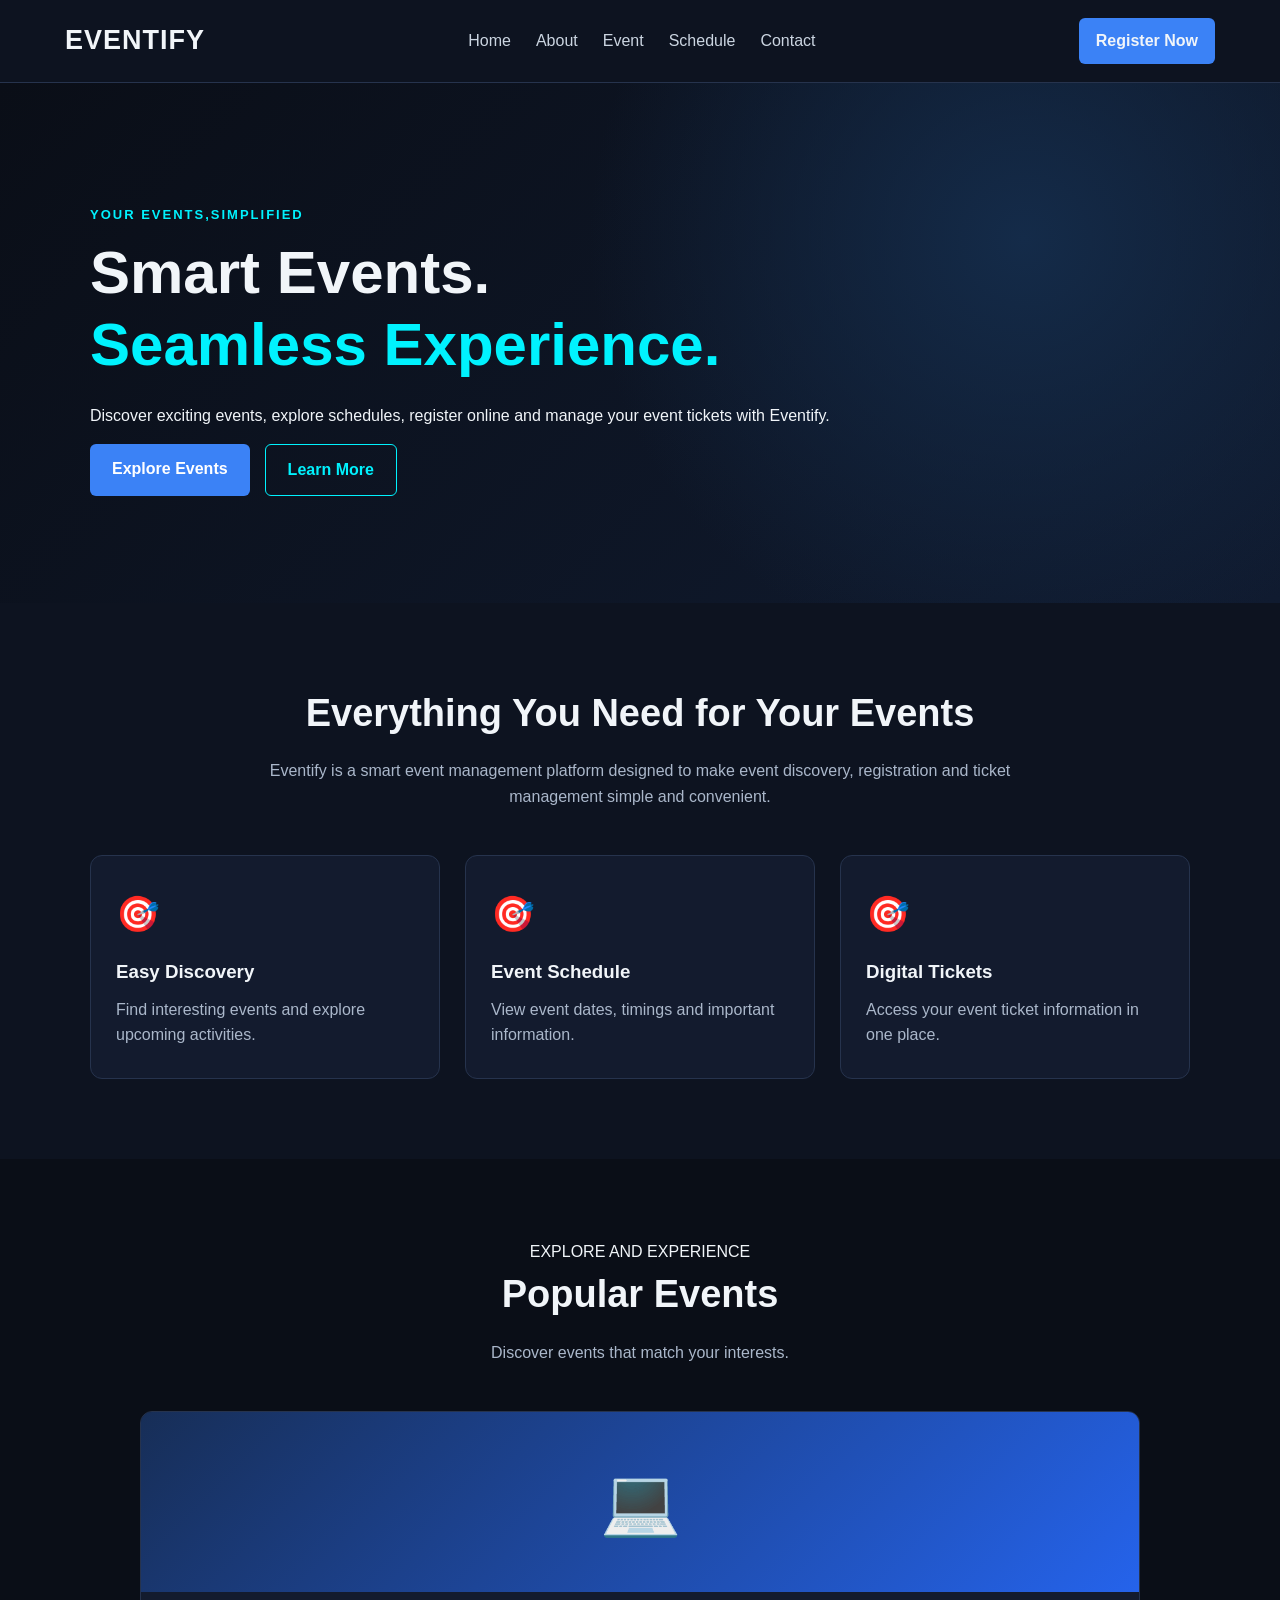
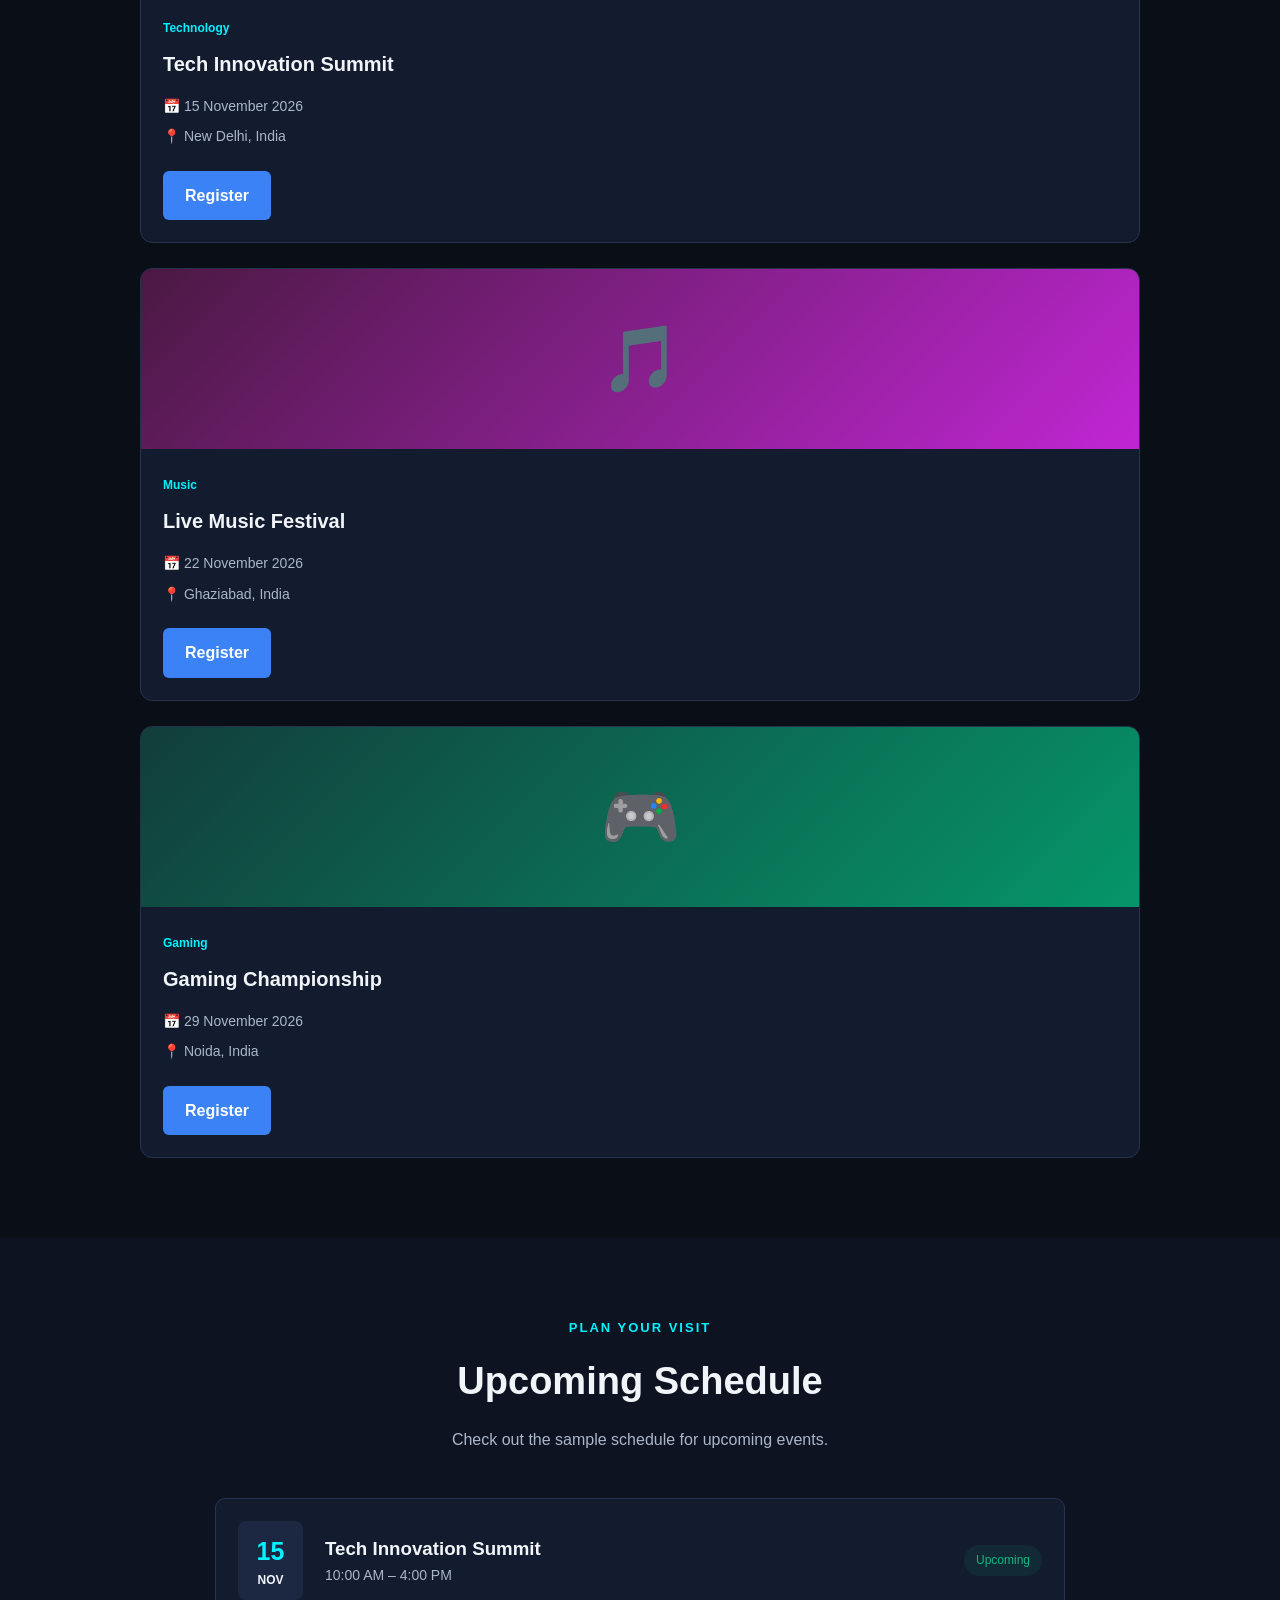
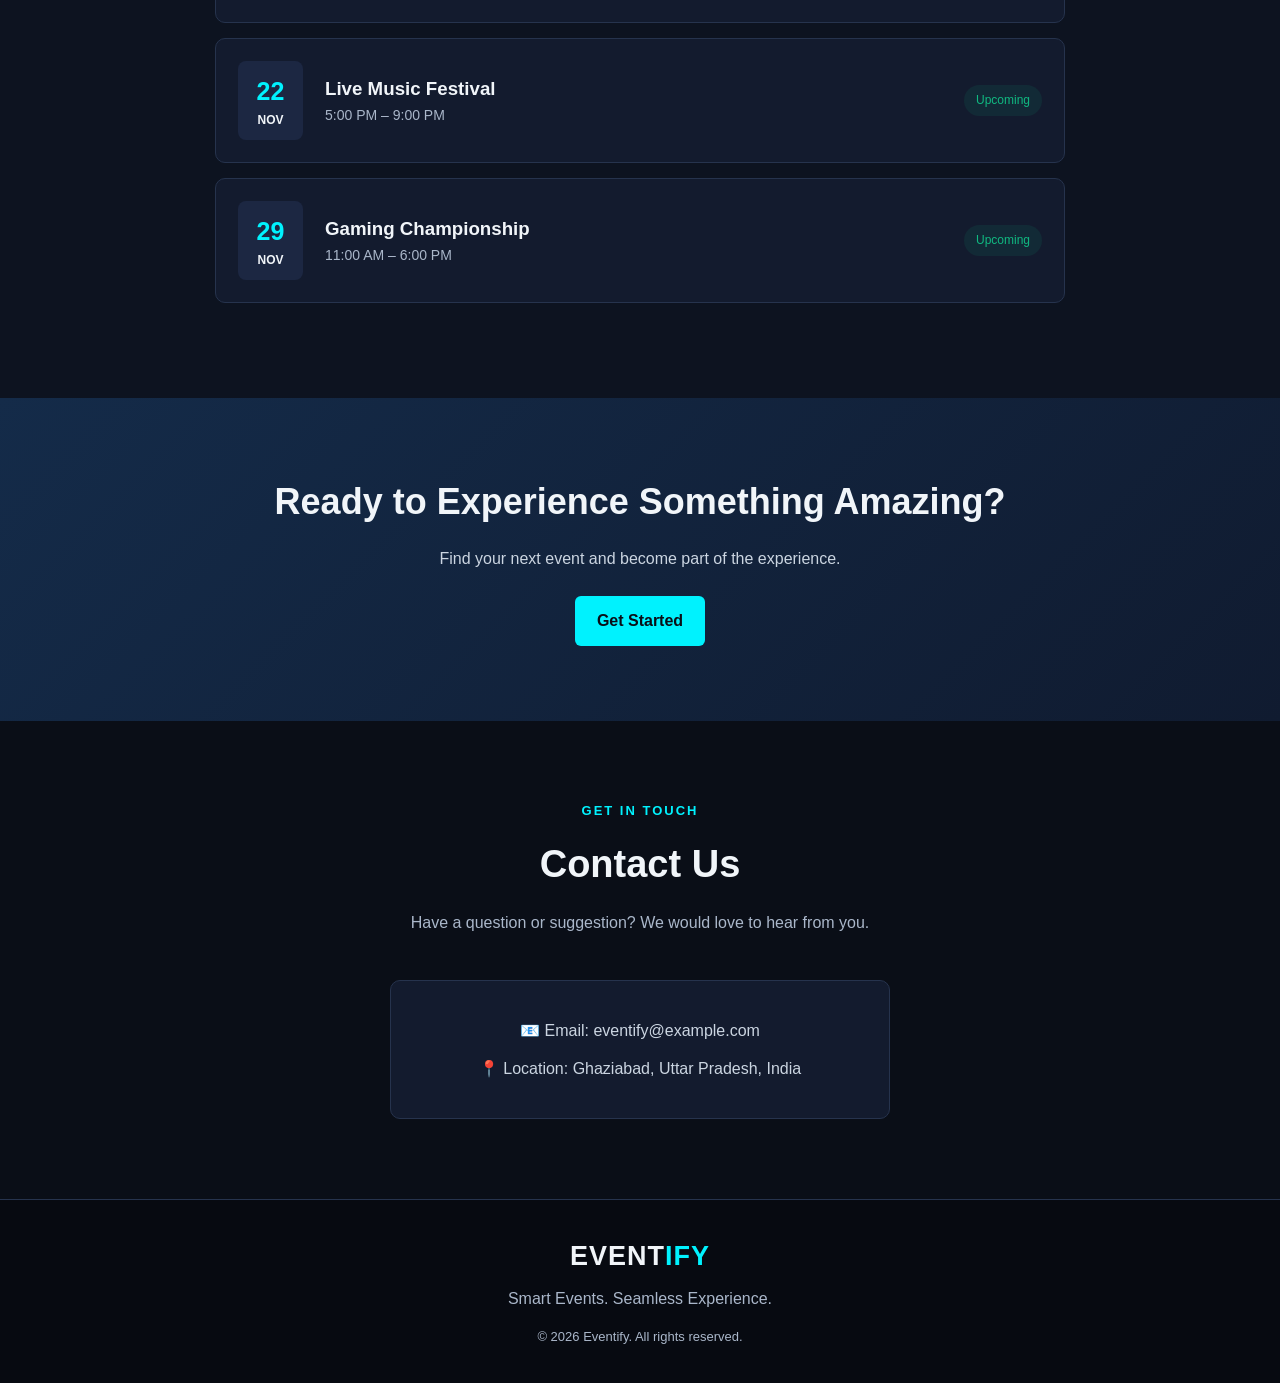
<file: index.html>
<!DOCTYPE html>
<html lang="en">
<head>
    <meta charset="UTF-8">
    <meta name="viewport" content="width=device-width, initial-scale=1.0">
    <title>Eventify | Smart Event Management</title>
    <link rel="stylesheet" href="style.css">
</head>
<body>
    <!-- Navbar -->
     <header>
        <nav class="navbar">
            <h2 class="logo">EVENTIFY</h2>
            <ul class="nav-links">
                <li><a href="#homep">Home</a></li>
                <li><a href="#about">About</a></li>
                <li><a href="#event">Event</a></li>
                <li><a href="#schedule">Schedule</a></li>
                <li><a href="#contact">Contact</a></li>
            </ul>

            <a href="MyprofileSignUP.html" class="register-btn">Register Now</a>
        </nav>
     </header>

     <!-- Home section -->
      <section class="home" id="homep">
        <div class="home-cont">
            <p class="tag">YOUR EVENTS,SIMPLIFIED</p>

            <h1>Smart Events. <br>
                <span>Seamless Experience.</span>
            </h1>

            <p>Discover exciting events, explore schedules, register online and manage your event tickets with Eventify.</p>

            <div class="home-btn">
            <a href="#event" class="btn primary-btn">Explore Events</a>
            <a href="#about" class="btn sec-btn">Learn More</a>
            </div>

        </div>
      </section>


      <!-- About Section -->
      <section class=" about section" id="about">
        <div class="section-heading">
            <h2>Everything You Need for Your Events</h2>

            <p>Eventify is a smart event management platform designed to make event discovery, registration and ticket management simple and convenient.
            </p>
        </div>

        <div class="ftr">
            <div class="ftr-card">
                <div class="ftr-icon">🎯</div>
                <h3>Easy Discovery</h3>
                <p>Find interesting events and explore upcoming activities.</p>
            </div>

            <div class="ftr-card">
                <div class="ftr-icon">🎯</div>
                <h3>Event Schedule</h3>
                <p>View event dates, timings and important information.</p>
            </div>

            <div class="ftr-card">
                <div class="ftr-icon">🎯</div>
                <h3>Digital Tickets</h3>
                <p>Access your event ticket information in one place.</p>
            </div>

        </div>
      </section>

      <!-- Event Sections -->
      <section class="events section " id="event">
        <div class="section-heading">
            <p >EXPLORE AND EXPERIENCE</p>
            <h2>Popular Events</h2>
            <p>Discover events that match your interests.</p>
        </div>

        <div class="event-container">

            <div class="event-card">
                <div class="event-image tech-image">💻</div>
                <div class="event-info">
                    <span class="event-category">Technology</span>
                    <h3>Tech Innovation Summit</h3>
                    <p>📅 15 November 2026</p>
                    <p>📍 New Delhi, India</p>
                    <a href="register.html" class="btn primary-btn">Register</a>
                </div>
            </div>

            <div class="event-card">
                <div class="event-image music-image">🎵</div>
                <div class="event-info">
                    <span class="event-category">Music</span>
                    <h3>Live Music Festival</h3>
                    <p>📅 22 November 2026</p>
                    <p>📍 Ghaziabad, India</p>
                    <a href="register.html" class="btn primary-btn">Register</a>
                </div>
            </div>

            <div class="event-card">
                <div class="event-image gaming-image">🎮</div>
                <div class="event-info">
                    <span class="event-category">Gaming</span>
                    <h3>Gaming Championship</h3>
                    <p>📅 29 November 2026</p>
                    <p>📍 Noida, India</p>
                    <a href="register.html" class="btn primary-btn">Register</a>
                </div>
            </div>

        </div>
    </section>


    <!-- Schedules -->
    <section class="schedule section" id="schedule">
        <div class="section-heading">
            <p class="tag">PLAN YOUR VISIT</p>
            <h2>Upcoming Schedule</h2>
            <p>Check out the sample schedule for upcoming events.</p>
        </div>

        <div class="schedule-container">
            <div class="schedule-item">
                <div class="schedule-date">
                    <h3>15</h3>
                    <p>NOV</p>
                </div>
                <div class="schedule-details">
                    <h3>Tech Innovation Summit</h3>
                    <p>10:00 AM – 4:00 PM</p>
                </div>
                <span class="status">Upcoming</span>
            </div>

            <div class="schedule-item">
                <div class="schedule-date">
                    <h3>22</h3>
                    <p>NOV</p>
                </div>
                <div class="schedule-details">
                    <h3>Live Music Festival</h3>
                    <p>5:00 PM – 9:00 PM</p>
                </div>
                <span class="status">Upcoming</span>
            </div>

            <div class="schedule-item">
                <div class="schedule-date">
                    <h3>29</h3>
                    <p>NOV</p>
                </div>
                <div class="schedule-details">
                    <h3>Gaming Championship</h3>
                    <p>11:00 AM – 6:00 PM</p>
                </div>
                <span class="status">Upcoming</span>
            </div>
        </div>
    </section>


    <!-- 6. CALL TO ACTION SECTION -->
    <section class="cta ">
        <h2>Ready to Experience Something Amazing?</h2>
        <p>Find your next event and become part of the experience.</p>
        <a href="register.html" class="btn cta-btn">Get Started</a>
    </section>


    <!-- 7. CONTACT SECTION -->
    <section class="contact section" id="contact" >
        <div class="section-heading">
            <p class="tag">GET IN TOUCH</p>
            <h2>Contact Us</h2>
            <p>Have a question or suggestion? We would love to hear from you.</p>
        </div>

        <div class="contact-info">
            <p>📧 Email: eventify@example.com</p>
            <p>📍 Location: Ghaziabad, Uttar Pradesh, India</p>
        </div>
    </section>


    <!-- 8. FOOTER SECTION -->
    <footer>
        <h2 class="logo">EVENT<span>IFY</span></h2>
        <p>Smart Events. Seamless Experience.</p>
        <p class="copyright">
            &copy; 2026 Eventify. All rights reserved.
        </p>
    </footer>

      
</body>
</html>
</file>
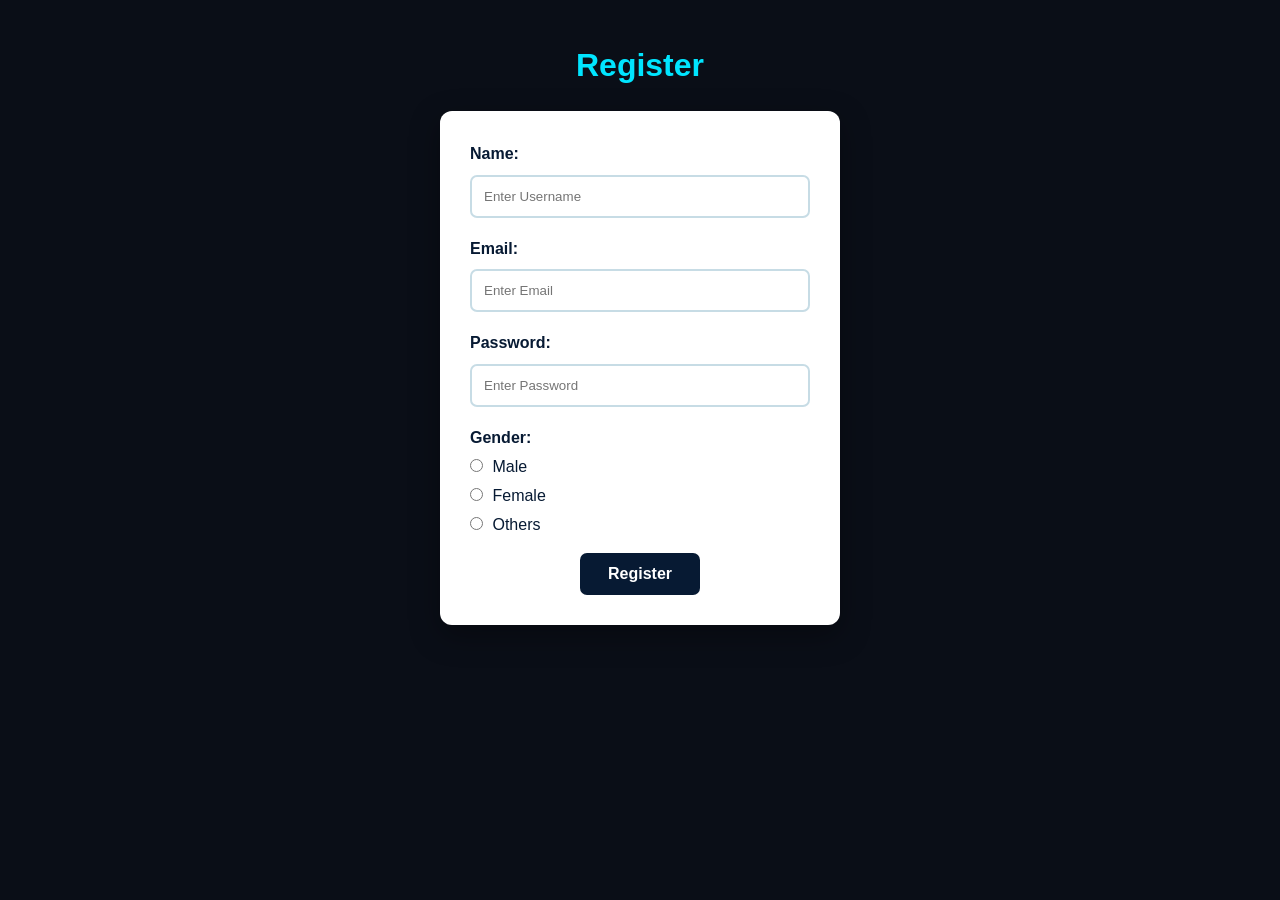
<file: MyprofileSignUP.html>
<!DOCTYPE html>
<html lang="en">
<head>
    <meta charset="UTF-8">
    <meta name="viewport" content="width=device-width, initial-scale=1.0">
    <title>My Profile</title>
    <link rel="stylesheet" href="signup.css">
    <link rel="stylesheet" href="style.css">
</head>
<body>
    <h1>Register</h1>
    <form action="index.html" method="get">
    <div clas="container">
        <label for="uname"><b>Name:</b></label><br>
        <input type="text" placeholder="Enter Username" name="uname" required><br>
        <label for="email"><b>Email:</b></label><br>
        <input type="text" placeholder="Enter Email" name="email" required><br>
        <label for="password"><b>Password:</b></label><br>
        <input type="password" placeholder="Enter Password" name="password" required><br>
        <label for="gender"><b>Gender:</b></label><br>
        <input type="radio" id="male" name="gender" value="male">
        <label for="male">Male</label><br>
        <input type="radio" id="female" name="gender" value="female">
        <label for="female">Female</label><br>
        <input type="radio" id="others" name="gender" value="others">
        <label for="others">Others</label><br>
        <div align="center">
        <button type="submit">Register</button>
        </div>
        
    </div>
    </form>
</body>
</html>
</file>
<file: style.css>
/* Universal tags */

*{
    margin: 0;
    padding: 0;
    box-sizing: border-box; 
}

html{
    scroll-behavior: smooth;
    scroll-padding-top: 90px;
}

body {
    font-family: Arial, Helvetica, sans-serif;
    background-color: #0a0e17;
    color: #f1f5f9;
    line-height: 1.6;
}

a {
    text-decoration: none;
    color: inherit;
}

span {
    color: #00f2fe;
}

/* Navbar */
header{
    background-color: #0d1320;
    border-bottom: 1px solid #26334d;
    position: sticky;
    top: 0;
    z-index: 100;
}

.navbar {
    max-width: 1200px;
    margin: auto;
    padding: 18px 25px;
    display: flex;
    justify-content: space-between;
    align-items: center;
    gap: 20px;
}

.logo {
    font-size: 27px;
    font-weight: bold;
    letter-spacing: 1px;
}

.nav-links {
    list-style: none;
    display: flex;
    gap: 25px;
}

.nav-links a {
    color: #cbd5e1;
    transition: 0.3s;
}

.nav-links a:hover {
    color: #00f2fe;
}

.register-btn {
    background-color: #3b82f6;
    padding: 10px 17px;
    border-radius: 6px;
    font-weight: bold;
    transition: 0.3s;
}

.register-btn:hover {
    background-color: #2563eb;
}

/* Home section */
.home {
    min-height: 520px;
    padding: 100px 25px;
    display: flex;
    align-items: center;
    background:
        radial-gradient(circle at 80% 30%, #142b49 0%, transparent 40%),
        linear-gradient(135deg, #0a0e17, #101b30);
}

.home-cont {
    max-width: 1100px;
    width: 100%;
    margin: auto;
}

.tag {
    color: #00f2fe;
    font-size: 13px;
    font-weight: bold;
    letter-spacing: 2px;
    margin-bottom: 12px;
}

.home h1 {
    font-size: clamp(36px, 5vw, 60px);
    line-height: 1.2;
    margin-bottom: 22px;
}

.home-content > p:not(.tagline) {
    max-width: 600px;
    color: #b7c3d6;
    font-size: 17px;
    margin-bottom: 30px;
}
.home-btn a{
    transform: translate(0,15px);
}

.home-btn {
    display: flex;
    gap: 15px;
    flex-wrap: wrap;
}


/* Button style */
.btn {
    display: inline-block;
    padding: 12px 22px;
    border-radius: 6px;
    font-weight: bold;
    transition: 0.3s;
}

.primary-btn {
    background-color: #3b82f6;
    color: white;
}

.primary-btn:hover {
    background-color: #2563eb;
    transform: translateY(-3px);
}

.sec-btn {
    border: 1px solid #00f2fe;
    color: #00f2fe;
}

.sec-btn:hover {
    background-color: #00f2fe;
    color: #0a0e17;
}

/* call to action */
.section {
    padding: 80px 25px;
}

.section-heading {
    max-width: 750px;
    margin: 0 auto 45px;
    text-align: center;
}

.section-heading h2 {
    font-size: clamp(27px, 4vw, 38px);
    margin-bottom: 15px;
}

.section-heading > p:last-child {
    color: #aab7ca;
}

/* 6. ABOUT AND FEATURES SECTION */
.about {
    background-color: #0d1320;
}

.ftr {
    max-width: 1100px;
    margin: auto;
    display: grid;
    grid-template-columns: repeat(3, 1fr);
    gap: 25px;
}

.ftr-card {
    background-color: #131b2e;
    padding: 30px 25px;
    border: 1px solid #26334d;
    border-radius: 12px;
    transition: 0.3s;
}

.ftr-card:hover {
    transform: translateY(-6px);
    border-color: #00f2fe;
    box-shadow: 0 0 18px #00f2fe20;
}

.ftr-icon {
    font-size: 35px;
    margin-bottom: 15px;
}

.ftr-card h3 {
    margin-bottom: 10px;
}

.ftr-card p {
    color: #aab7ca;
}

/* Event sec */

.event-container {
    max-width: 1000px;
    margin: auto;
    display: grid;
    gap: 25px;
}

.event-card {
    background-color: #131b2e;
    border: 1px solid #26334d;
    border-radius: 12px;
    overflow: hidden;
    transition: 0.3s;
}

.event-card:hover {
    transform: translateY(-6px);
    border-color: #3b82f6;
    box-shadow: 0 0 20px #3b82f630;
}

.event-image {
    height: 180px;
    display: flex;
    align-items: center;
    justify-content: center;
    font-size: 65px;
}

.tech-image {
    background: linear-gradient(135deg, #172e57, #2563eb);
}

.music-image {
    background: linear-gradient(135deg, #4a1942, #c026d3);
    /* background-image: url(); */
}

.gaming-image {
    background: linear-gradient(135deg, #123d3b, #059669);
    /* background-image: url(); */
}

.event-info {
    padding: 22px;
}

.event-category {
    display: inline-block;
    color: #00f2fe;
    font-size: 12px;
    margin-bottom: 10px;
    font-weight: bold;
}

.event-info h3 {
    margin-bottom: 15px;
    font-size: 20px;
}

.event-info p {
    color: #aab7ca;
    margin-bottom: 8px;
    font-size: 14px;
}

.event-info .btn {
    margin-top: 15px;
}


/* 8. SCHEDULE SECTION */
.schedule {
    background-color: #0d1320;
}

.schedule-container {
    max-width: 850px;
    margin: auto;
}

.schedule-item {
    display: flex;
    align-items: center;
    gap: 22px;
    padding: 22px;
    margin-bottom: 15px;
    background-color: #131b2e;
    border: 1px solid #26334d;
    border-radius: 10px;
    transition: 0.3s;
}

.schedule-item:hover {
    border-color: #00f2fe;
}

.schedule-date {
    min-width: 65px;
    text-align: center;
    padding: 10px;
    background-color: #1c2742;
    border-radius: 8px;
}

.schedule-date h3 {
    font-size: 25px;
    color: #00f2fe;
}

.schedule-date p {
    font-size: 12px;
    font-weight: bold;
}

.schedule-details {
    flex: 1;
}

.schedule-details p {
    color: #aab7ca;
    font-size: 14px;
}

.status {
    color: #10b981;
    background-color: #10b98118;
    padding: 6px 12px;
    border-radius: 20px;
    font-size: 12px;
}

/* 9. CALL TO ACTION SECTION */
.cta {
    text-align: center;
    padding: 75px 25px;
    background: linear-gradient(135deg, #142b49, #101b30);
}

.cta h2 {
    font-size: clamp(26px, 4vw, 36px);
    margin-bottom: 15px;
}

.cta p {
    color: #cbd5e1;
    margin-bottom: 25px;
}

.cta-btn {
    background-color: #00f2fe;
    color: #0a0e17;
}

.cta-btn:hover {
    background-color: #3b82f6;
    color: white;
}


/* 10. CONTACT SECTION */
.contact-info {
    max-width: 500px;
    margin: auto;
    padding: 25px;
    background-color: #131b2e;
    border: 1px solid #26334d;
    border-radius: 10px;
    text-align: center;
}

.contact-info p {
    margin: 12px 0;
    color: #cbd5e1;
}


/* 11. FOOTER SECTION */
footer {
    padding: 35px 20px;
    text-align: center;
    background-color: #070a11;
    border-top: 1px solid #26334d;
}

footer .logo {
    margin-bottom: 8px;
}

footer p {
    color: #aab7ca;
}

.copyright {
    font-size: 13px;
    margin-top: 15px;
}
</file>
<file: signup.css>
* {
    box-sizing: border-box;
}

body {
    min-height: 100vh;
    margin: 0;
    padding: 40px 15px;
    font-family: Arial, Helvetica, sans-serif;
    background: #071a33;
}

h1 {
    color: #00e5ff;
    text-align: center;
}

form {
    width: 400px;
    max-width: 100%;
    margin: 20px auto;
    padding: 30px;
    background: #ffffff;
    border-radius: 12px;
    box-shadow: 0 10px 30px rgba(0, 0, 0, 0.35);
}

.container {
    width: 100%;
}

label {
    color: #071a33;
}

input[type="text"],
input[type="password"] {
    width: 100%;
    padding: 12px;
    margin: 8px 0 18px;
    border: 2px solid #c7dce5;
    border-radius: 7px;
    outline: none;
}

input[type="text"]:focus,
input[type="password"]:focus {
    border-color: #00e5ff;
}

input[type="radio"] {
    accent-color: #00bcd4;
    margin: 8px 5px 8px 0;
}

button {
    margin-top: 15px;
    padding: 12px 28px;
    border: none;
    border-radius: 7px;
    background: #071a33;
    color: #ffffff;
    font-size: 16px;
    font-weight: bold;
    cursor: pointer;
}

button:hover {
    background: #00a9c0;
}
</file>
